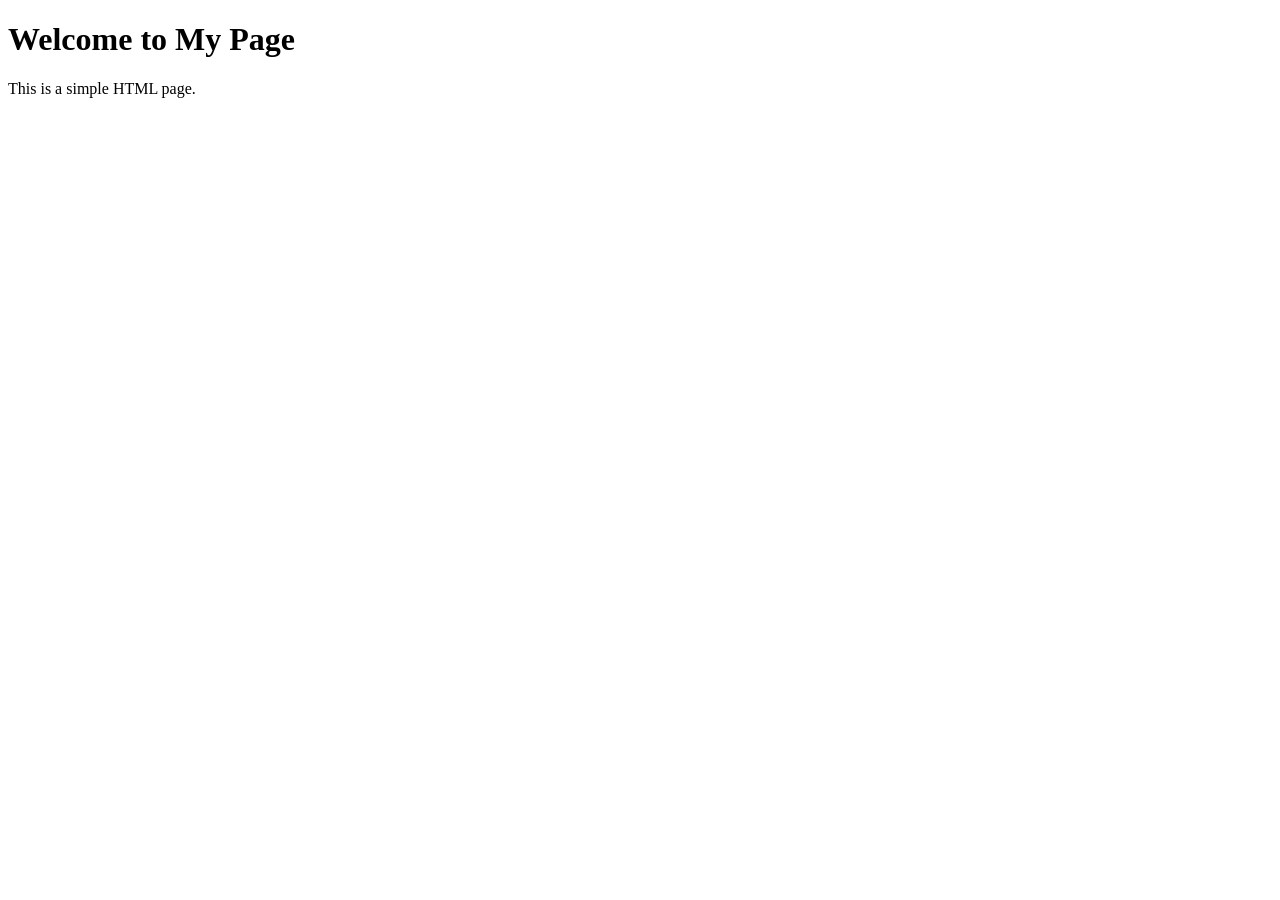
<file: tasks/create-frontend-c7a2e3/index.html>
<!DOCTYPE html>
<html lang="en">
<head>
    <meta charset="UTF-8">
    <meta name="viewport" content="width=device-width, initial-scale=1.0">
    <title>Simple HTML Page</title>
</head>
<body>
    <h1>Welcome to My Page</h1>
    <p>This is a simple HTML page.</p>
</body>
</html>
</file>
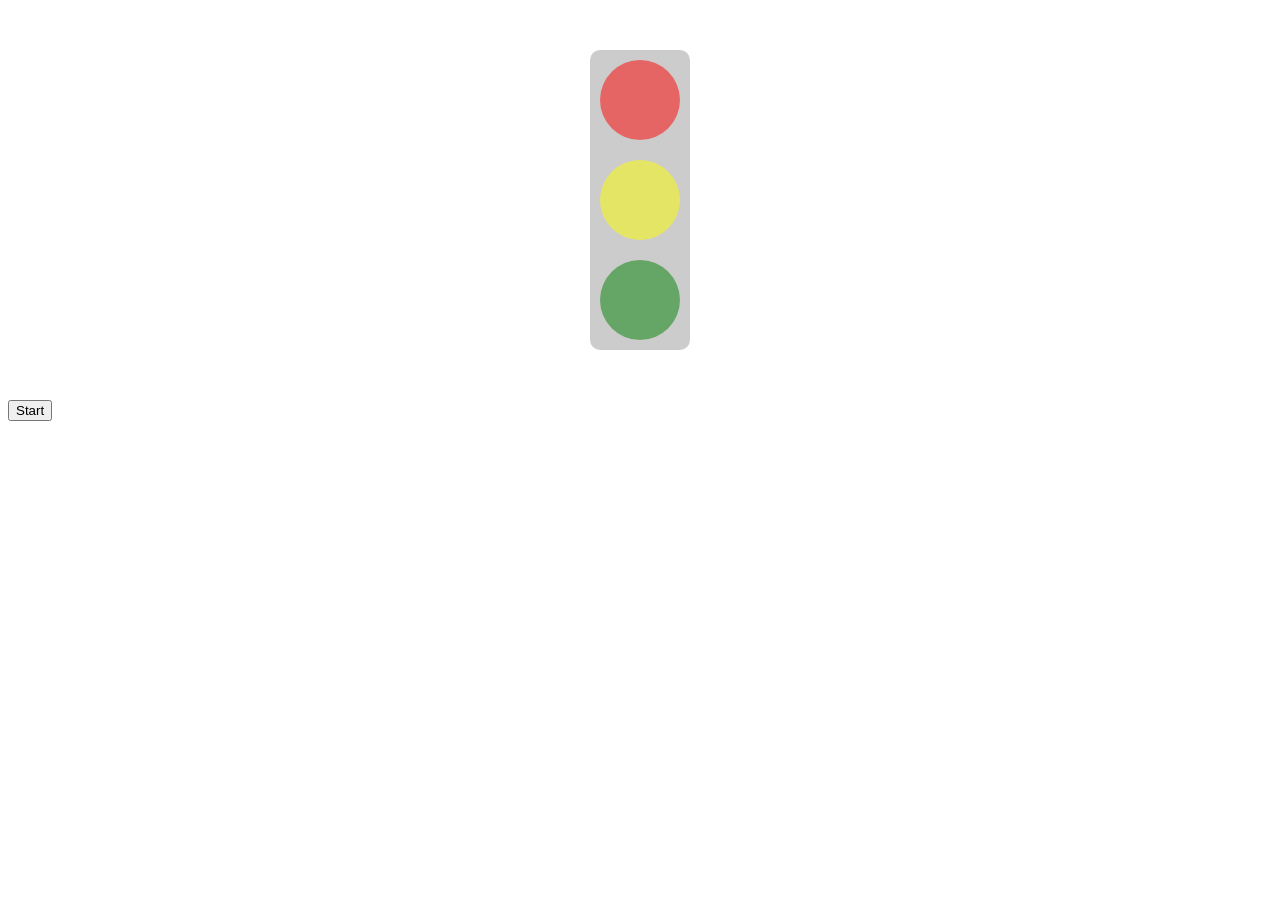
<file: tasks/ui-a2d8e6/index.html>
<!DOCTYPE html>
<html lang="en">
<head>
    <meta charset="UTF-8">
    <meta name="viewport" content="width=device-width, initial-scale=1.0">
    <title>Traffic Light</title>
    <link rel="stylesheet" href="style.css">
</head>
<body>
    <div class="traffic-light">
        <div class="light red" id="red-light"></div>
        <div class="light yellow" id="yellow-light"></div>
        <div class="light green" id="green-light"></div>
    </div>
    <button id="start-button">Start</button>

    <script src="script.js"></script>
</body>
</html>
</file>
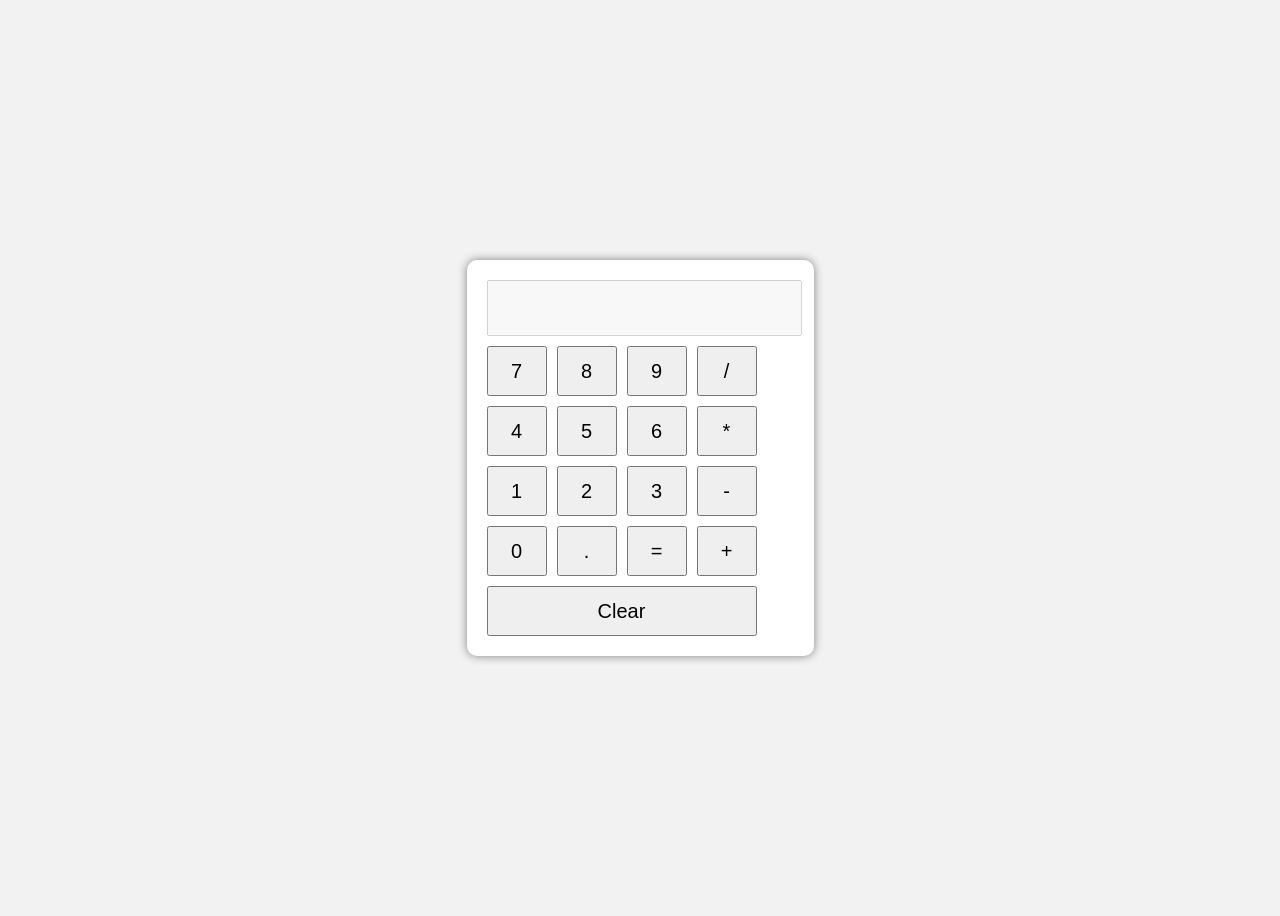
<file: projects/calculator-901557/frontend/display-a-error-message-901558/index.html>
<!DOCTYPE html>
<html>
<head>
    <title>Simple Calculator</title>
    <link rel="stylesheet" href="style.css">
</head>

<body>

<div class="calculator">

    <input type="text" id="display" disabled>

    <div class="buttons">
        <button onclick="addValue('7')">7</button>
        <button onclick="addValue('8')">8</button>
        <button onclick="addValue('9')">9</button>
        <button onclick="addValue('/')">/</button>

        <button onclick="addValue('4')">4</button>
        <button onclick="addValue('5')">5</button>
        <button onclick="addValue('6')">6</button>
        <button onclick="addValue('*')">*</button>

        <button onclick="addValue('1')">1</button>
        <button onclick="addValue('2')">2</button>
        <button onclick="addValue('3')">3</button>
        <button onclick="addValue('-')">-</button>

        <button onclick="addValue('0')">0</button>
        <button onclick="addValue('.')">.</button>
        <button onclick="calculate()">=</button>
        <button onclick="addValue('+')">+</button>

        <button onclick="clearDisplay()" class="clear">
            Clear
        </button>
    </div>

</div>

<script src="script.js"></script>

</body>
</html>
</file>
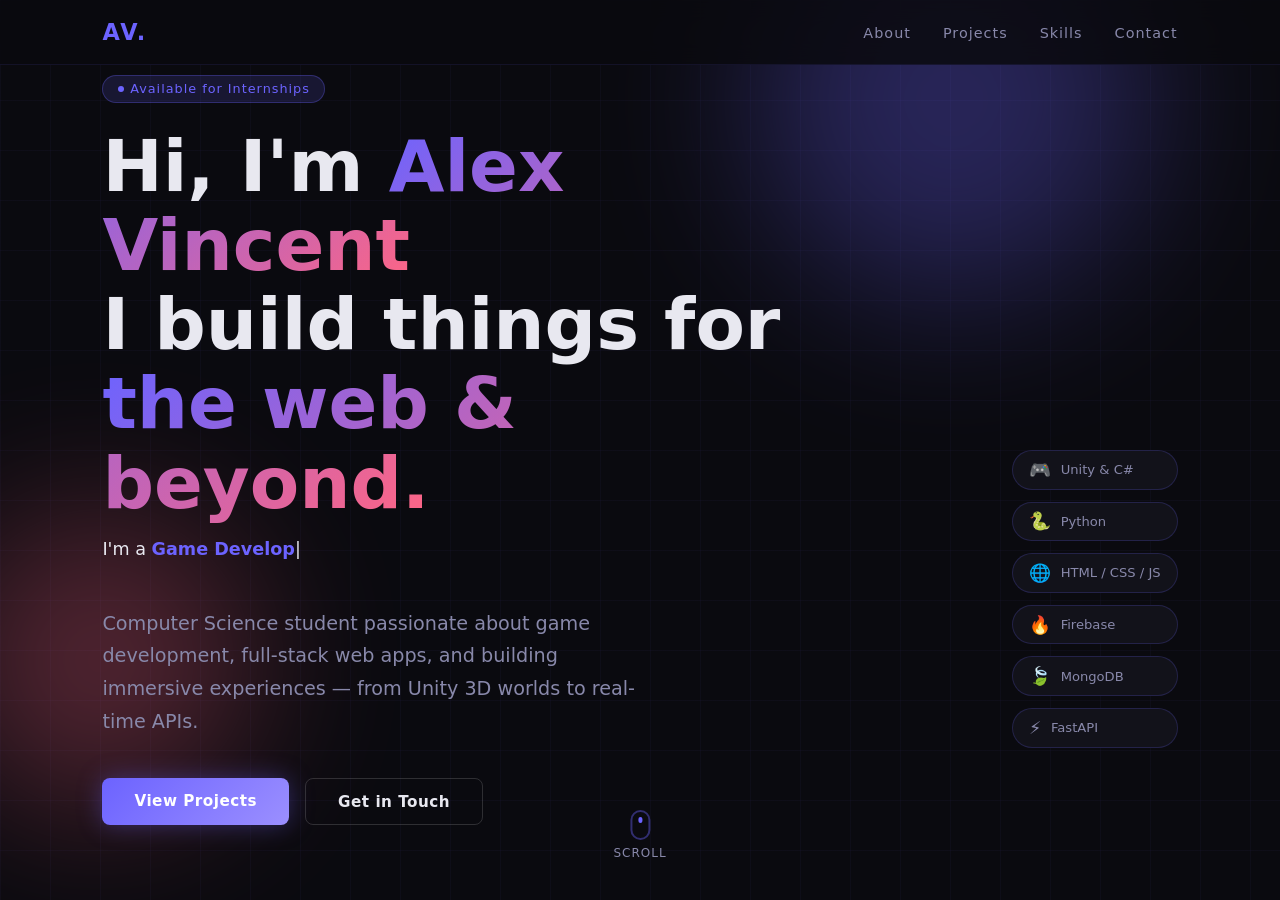
<file: projects/chatbot-5e0def/frontend/ui-5e0df0/index.html>
<!DOCTYPE html>
<html lang="en">
<head>
  <meta charset="UTF-8" />
  <meta name="viewport" content="width=device-width, initial-scale=1.0"/>
  <title>Alex Vincent | Portfolio</title>
  <style>
    *, *::before, *::after { margin: 0; padding: 0; box-sizing: border-box; }

    :root {
      --bg: #0a0a0f;
      --surface: #12121a;
      --accent: #6c63ff;
      --accent2: #ff6584;
      --text: #e8e8f0;
      --muted: #8888aa;
    }

    body {
      background: var(--bg);
      color: var(--text);
      font-family: 'Segoe UI', system-ui, sans-serif;
      min-height: 100vh;
      overflow-x: hidden;
    }

    /* --- NAV --- */
    nav {
      position: fixed;
      top: 0; left: 0; right: 0;
      display: flex;
      justify-content: space-between;
      align-items: center;
      padding: 1.2rem 8%;
      background: rgba(10, 10, 15, 0.85);
      backdrop-filter: blur(12px);
      border-bottom: 1px solid rgba(108, 99, 255, 0.1);
      z-index: 100;
    }

    .logo {
      font-size: 1.4rem;
      font-weight: 700;
      color: var(--accent);
      letter-spacing: 2px;
      text-decoration: none;
    }

    .nav-links {
      display: flex;
      gap: 2rem;
      list-style: none;
    }

    .nav-links a {
      color: var(--muted);
      text-decoration: none;
      font-size: 0.9rem;
      letter-spacing: 1px;
      transition: color 0.3s;
    }

    .nav-links a:hover { color: var(--accent); }

    /* --- HERO --- */
    .hero {
      min-height: 100vh;
      display: flex;
      align-items: center;
      padding: 0 8%;
      position: relative;
      overflow: hidden;
    }

    /* Animated background grid */
    .hero::before {
      content: '';
      position: absolute;
      inset: 0;
      background-image:
        linear-gradient(rgba(108,99,255,0.04) 1px, transparent 1px),
        linear-gradient(90deg, rgba(108,99,255,0.04) 1px, transparent 1px);
      background-size: 50px 50px;
      animation: gridMove 20s linear infinite;
    }

    @keyframes gridMove {
      0%   { transform: translateY(0); }
      100% { transform: translateY(50px); }
    }

    /* Glowing orbs */
    .orb {
      position: absolute;
      border-radius: 50%;
      filter: blur(80px);
      opacity: 0.3;
      animation: floatOrb 8s ease-in-out infinite;
    }

    .orb-1 {
      width: 400px; height: 400px;
      background: var(--accent);
      top: -100px; right: 10%;
      animation-delay: 0s;
    }

    .orb-2 {
      width: 300px; height: 300px;
      background: var(--accent2);
      bottom: 10%; left: -50px;
      animation-delay: -4s;
    }

    @keyframes floatOrb {
      0%, 100% { transform: translateY(0) scale(1); }
      50%       { transform: translateY(-30px) scale(1.05); }
    }

    /* Hero content */
    .hero-content {
      position: relative;
      z-index: 1;
      max-width: 700px;
    }

    .tag {
      display: inline-flex;
      align-items: center;
      gap: 0.4rem;
      background: rgba(108,99,255,0.15);
      border: 1px solid rgba(108,99,255,0.3);
      color: var(--accent);
      font-size: 0.8rem;
      padding: 0.35rem 0.9rem;
      border-radius: 50px;
      margin-bottom: 1.5rem;
      letter-spacing: 1px;
      animation: fadeUp 0.6s ease both;
    }

    .tag::before {
      content: '';
      width: 6px; height: 6px;
      background: var(--accent);
      border-radius: 50%;
      animation: pulse 1.5s ease-in-out infinite;
    }

    @keyframes pulse {
      0%, 100% { opacity: 1; transform: scale(1); }
      50%       { opacity: 0.4; transform: scale(1.5); }
    }

    h1 {
      font-size: clamp(2.5rem, 6vw, 4.5rem);
      font-weight: 800;
      line-height: 1.1;
      margin-bottom: 1rem;
      animation: fadeUp 0.6s 0.1s ease both;
    }

    h1 .highlight {
      background: linear-gradient(135deg, var(--accent), var(--accent2));
      -webkit-background-clip: text;
      -webkit-text-fill-color: transparent;
      background-clip: text;
    }

    .subtitle {
      font-size: clamp(1rem, 2vw, 1.2rem);
      color: var(--muted);
      line-height: 1.7;
      margin-bottom: 2.5rem;
      max-width: 540px;
      animation: fadeUp 0.6s 0.2s ease both;
    }

    /* Typed text */
    .typed-wrap {
      font-size: 1.1rem;
      color: var(--text);
      margin-bottom: 2.5rem;
      min-height: 1.8rem;
      animation: fadeUp 0.6s 0.25s ease both;
    }

    .typed-text { color: var(--accent); font-weight: 600; }
    .cursor { animation: blink 0.7s step-end infinite; }
    @keyframes blink { 0%,100% { opacity: 1; } 50% { opacity: 0; } }

    /* Buttons */
    .hero-actions {
      display: flex;
      gap: 1rem;
      flex-wrap: wrap;
      animation: fadeUp 0.6s 0.3s ease both;
    }

    .btn {
      padding: 0.85rem 2rem;
      border-radius: 8px;
      font-size: 0.95rem;
      font-weight: 600;
      cursor: pointer;
      text-decoration: none;
      transition: transform 0.2s, box-shadow 0.2s;
      letter-spacing: 0.5px;
    }

    .btn:hover { transform: translateY(-3px); }

    .btn-primary {
      background: linear-gradient(135deg, var(--accent), #9b8fff);
      color: white;
      border: none;
      box-shadow: 0 0 25px rgba(108,99,255,0.35);
    }

    .btn-primary:hover { box-shadow: 0 0 40px rgba(108,99,255,0.55); }

    .btn-outline {
      background: transparent;
      color: var(--text);
      border: 1.5px solid rgba(255,255,255,0.15);
    }

    .btn-outline:hover { border-color: var(--accent); color: var(--accent); }

    /* Tech stack pills */
    .tech-stack {
      position: absolute;
      right: 8%;
      top: 50%;
      transform: translateY(-50%);
      display: flex;
      flex-direction: column;
      gap: 0.75rem;
      z-index: 1;
      animation: fadeUp 0.6s 0.4s ease both;
    }

    .tech-pill {
      display: flex;
      align-items: center;
      gap: 0.6rem;
      background: var(--surface);
      border: 1px solid rgba(108,99,255,0.2);
      padding: 0.55rem 1rem;
      border-radius: 50px;
      font-size: 0.82rem;
      color: var(--muted);
      transition: border-color 0.3s, color 0.3s, transform 0.3s;
      cursor: default;
    }

    .tech-pill:hover {
      border-color: var(--accent);
      color: var(--text);
      transform: translateX(-6px);
    }

    .tech-icon { font-size: 1.1rem; }

    /* Scroll indicator */
    .scroll-hint {
      position: absolute;
      bottom: 2.5rem;
      left: 50%;
      transform: translateX(-50%);
      display: flex;
      flex-direction: column;
      align-items: center;
      gap: 0.4rem;
      color: var(--muted);
      font-size: 0.75rem;
      letter-spacing: 1px;
      z-index: 1;
    }

    .scroll-arrow {
      width: 20px; height: 30px;
      border: 2px solid rgba(108,99,255,0.4);
      border-radius: 10px;
      position: relative;
    }

    .scroll-arrow::after {
      content: '';
      width: 4px; height: 6px;
      background: var(--accent);
      border-radius: 2px;
      position: absolute;
      top: 5px; left: 50%;
      transform: translateX(-50%);
      animation: scrollDown 1.5s ease-in-out infinite;
    }

    @keyframes scrollDown {
      0%   { top: 5px; opacity: 1; }
      100% { top: 16px; opacity: 0; }
    }

    @keyframes fadeUp {
      from { opacity: 0; transform: translateY(20px); }
      to   { opacity: 1; transform: translateY(0); }
    }

    /* Responsive */
    @media (max-width: 900px) {
      .tech-stack { display: none; }
      nav { padding: 1rem 5%; }
      .hero { padding: 0 5%; }
    }
  </style>
</head>
<body>

  <!-- NAV -->
  <nav>
    <a href="#" class="logo">AV.</a>
    <ul class="nav-links">
      <li><a href="#about">About</a></li>
      <li><a href="#projects">Projects</a></li>
      <li><a href="#skills">Skills</a></li>
      <li><a href="#contact">Contact</a></li>
    </ul>
  </nav>

  <!-- HERO -->
  <section class="hero">

    <!-- Background orbs -->
    <div class="orb orb-1"></div>
    <div class="orb orb-2"></div>

    <!-- Main content -->
    <div class="hero-content">
      <div class="tag">Available for Internships</div>

      <h1>
        Hi, I'm <span class="highlight">Alex Vincent</span><br/>
        I build things for<br/>
        <span class="highlight">the web & beyond.</span>
      </h1>

      <div class="typed-wrap">
        I'm a <span class="typed-text" id="typed"></span><span class="cursor">|</span>
      </div>

      <p class="subtitle">
        Computer Science student passionate about game development,
        full-stack web apps, and building immersive experiences —
        from Unity 3D worlds to real-time APIs.
      </p>

      <div class="hero-actions">
        <a href="#projects" class="btn btn-primary">View Projects</a>
        <a href="#contact" class="btn btn-outline">Get in Touch</a>
      </div>
    </div>

    <!-- Tech stack pills -->
    <div class="tech-stack">
      <div class="tech-pill"><span class="tech-icon">🎮</span> Unity & C#</div>
      <div class="tech-pill"><span class="tech-icon">🐍</span> Python</div>
      <div class="tech-pill"><span class="tech-icon">🌐</span> HTML / CSS / JS</div>
      <div class="tech-pill"><span class="tech-icon">🔥</span> Firebase</div>
      <div class="tech-pill"><span class="tech-icon">🍃</span> MongoDB</div>
      <div class="tech-pill"><span class="tech-icon">⚡</span> FastAPI</div>
    </div>

    <!-- Scroll hint -->
    <div class="scroll-hint">
      <div class="scroll-arrow"></div>
      SCROLL
    </div>

  </section>

  <script>
    // Typing animation
    const roles = [
      "Game Developer 🎮",
      "Full-Stack Developer 🌐",
      "Unity Enthusiast 🕹️",
      "Problem Solver 🧠",
      "CS Student 📚"
    ];

    let roleIdx = 0, charIdx = 0, deleting = false;
    const typedEl = document.getElementById('typed');

    function type() {
      const current = roles[roleIdx];
      if (!deleting) {
        typedEl.textContent = current.slice(0, ++charIdx);
        if (charIdx === current.length) {
          deleting = true;
          setTimeout(type, 1800);
          return;
        }
      } else {
        typedEl.textContent = current.slice(0, --charIdx);
        if (charIdx === 0) {
          deleting = false;
          roleIdx = (roleIdx + 1) % roles.length;
        }
      }
      setTimeout(type, deleting ? 50 : 80);
    }

    type();
  </script>

</body>
</html>
</file>
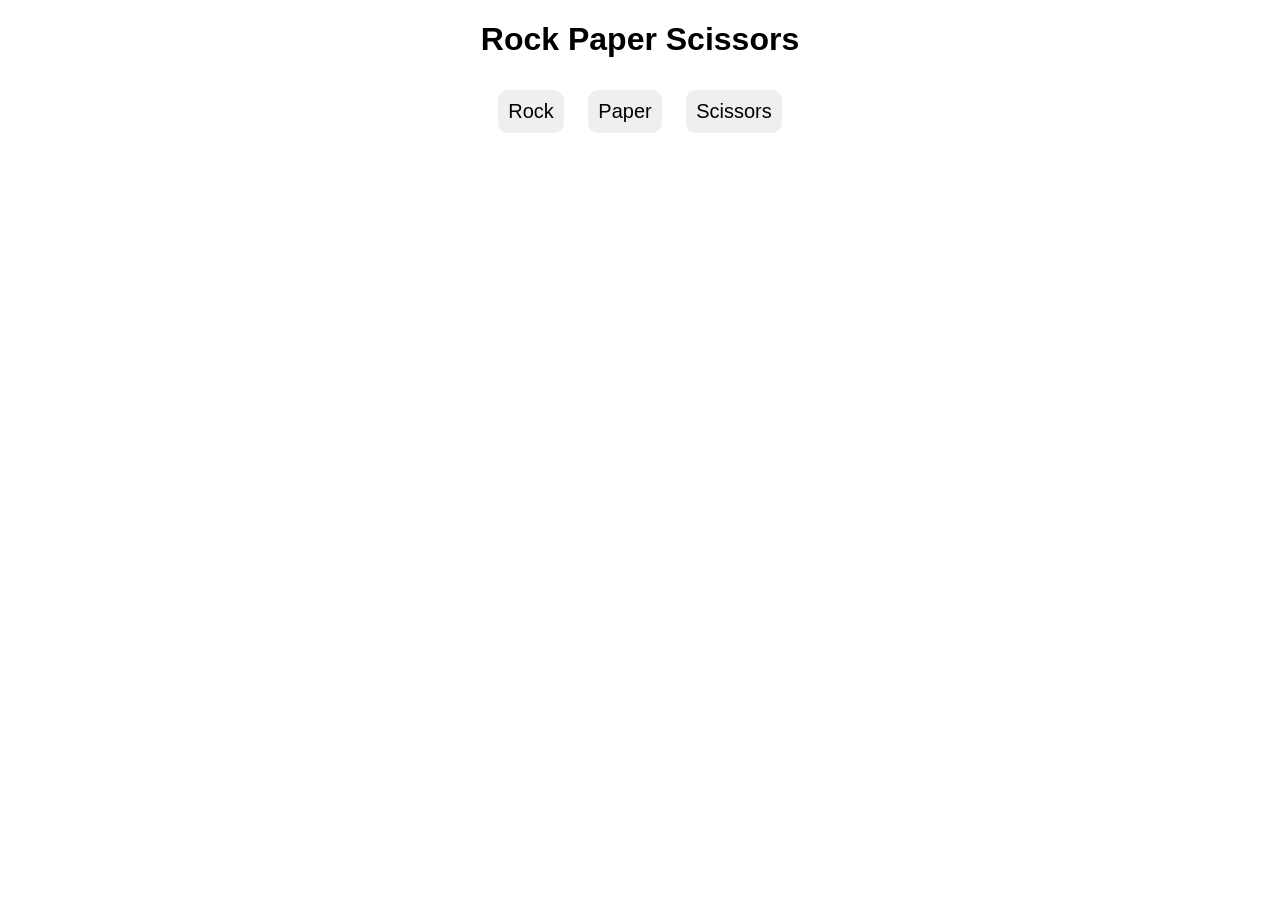
<file: projects/simple-project-36bf92/frontend/ui-36bf93/index.html>
<!-- index.html -->
<!DOCTYPE html>
<html lang="en">
<head>
    <meta charset="UTF-8">
    <meta name="viewport" content="width=device-width, initial-scale=1.0">
    <title>Rock Paper Scissors</title>
    <link rel="stylesheet" href="style.css">
</head>
<body>
    <h1>Rock Paper Scissors</h1>
    <button id="rock">Rock</button>
    <button id="paper">Paper</button>
    <button id="scissors">Scissors</button>
    <p id="result"></p>
    <script src="script.js"></script>
</body>
</html>
</file>
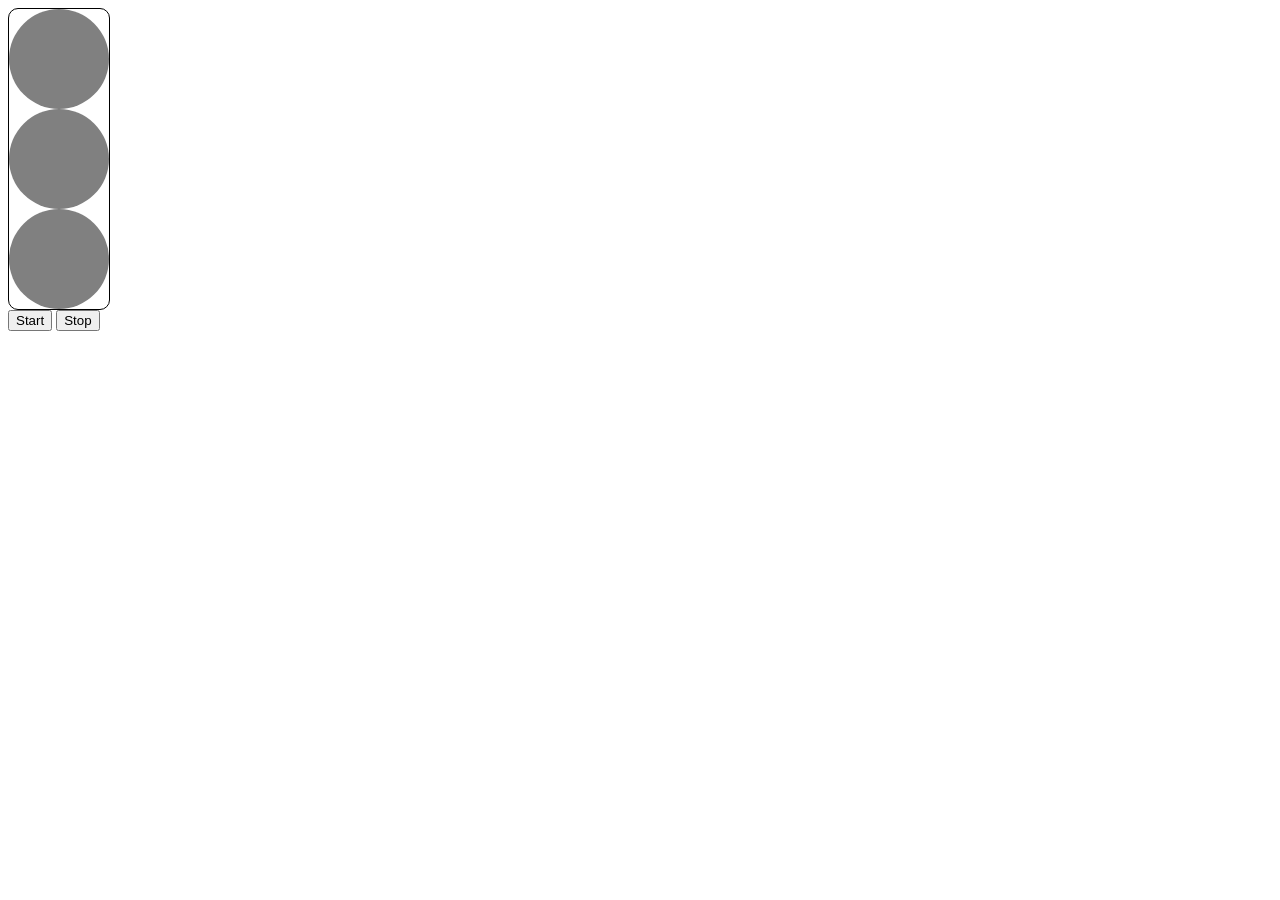
<file: projects/web-app-for-traffic-bd02dc/frontend/web-app-for-traffic-bd02dd/index.html>
<!DOCTYPE html>
<html lang="en">
<head>
    <meta charset="UTF-8">
    <meta name="viewport" content="width=device-width, initial-scale=1.0">
    <title>Traffic Light</title>
    <link rel="stylesheet" href="style.css">
</head>
<body>
    <div class="traffic-light">
        <div class="light red" id="red-light"></div>
        <div class="light yellow" id="yellow-light"></div>
        <div class="light green" id="green-light"></div>
    </div>
    <button id="start-button">Start</button>
    <button id="stop-button">Stop</button>

    <script src="script.js"></script>
</body>
</html>
</file>
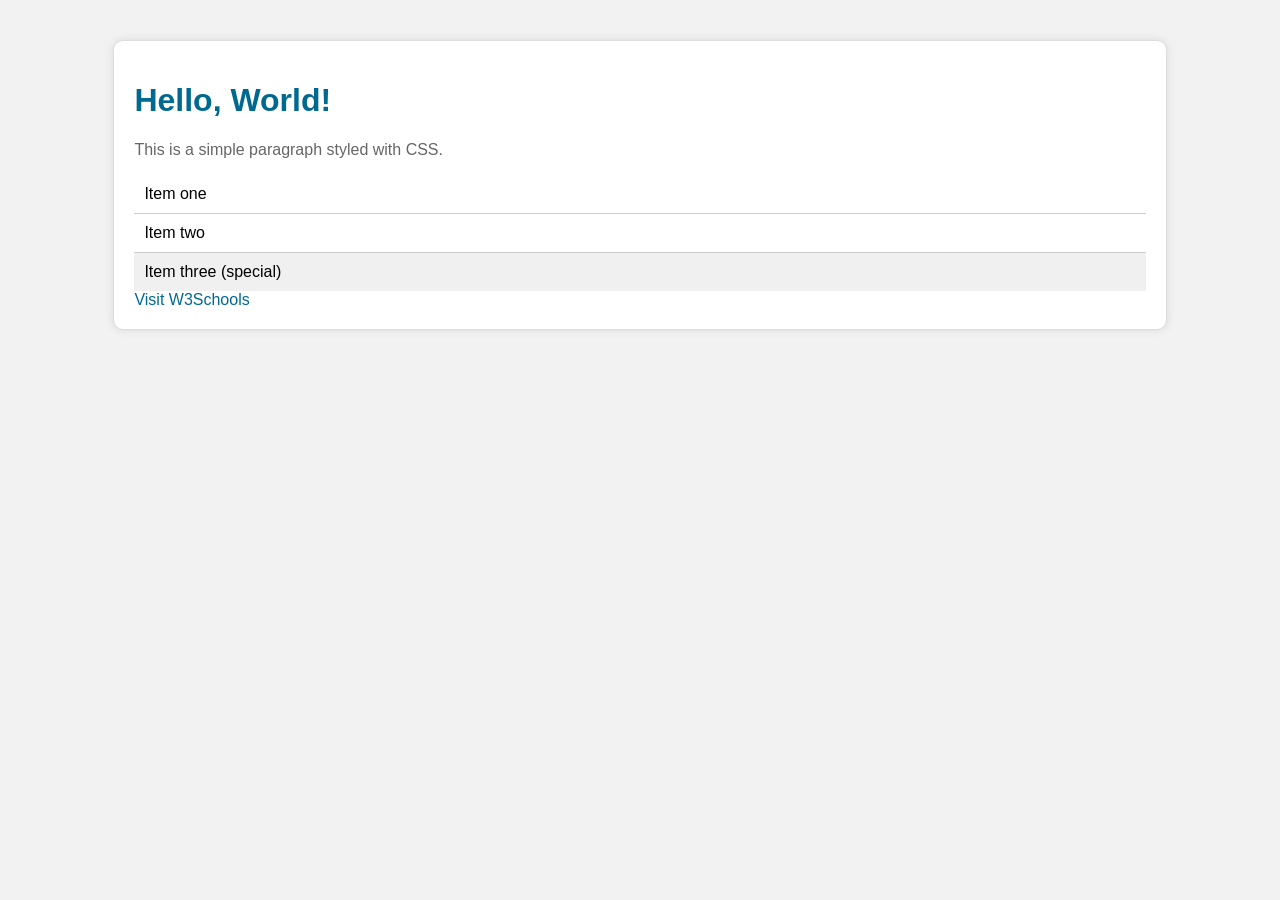
<file: tasks/ui-a88d43/code.html>
<!DOCTYPE html>
<html lang="en">
<head>
    <meta charset="UTF-8">
    <meta name="viewport" content="width=device-width, initial-scale=1.0">
    <title>Simple HTML with CSS</title>
    <style>
        /* CSS styles */
        body {
            font-family: Arial, sans-serif;
            background-color: #f2f2f2;
        }
        
        .container {
            width: 80%;
            margin: 40px auto;
            background-color: #fff;
            padding: 20px;
            border: 1px solid #ddd;
            border-radius: 10px;
            box-shadow: 0 0 10px rgba(0,0,0,0.1);
        }
        
        .container h1 {
            color: #00698f;
        }
        
        .container p {
            color: #666;
        }
        
        .container ul {
            list-style: none;
            padding: 0;
            margin: 0;
        }
        
        .container li {
            padding: 10px;
            border-bottom: 1px solid #ccc;
        }
        
        .container li:last-child {
            border-bottom: none;
        }
        
        .special {
            background-color: #f0f0f0;
        }
        
        .container a {
            text-decoration: none;
            color: #00698f;
        }
        
        .container a:hover {
            color: #003d5c;
        }
    </style>
</head>
<body>
    <div class="container">
        <h1>Hello, World!</h1>
        <p>This is a simple paragraph styled with CSS.</p>
        <ul>
            <li>Item one</li>
            <li>Item two</li>
            <li class="special">Item three (special)</li>
        </ul>
        <a href="https://www.w3schools.com" target="_blank">Visit W3Schools</a>
    </div>
</body>
</html>
</file>
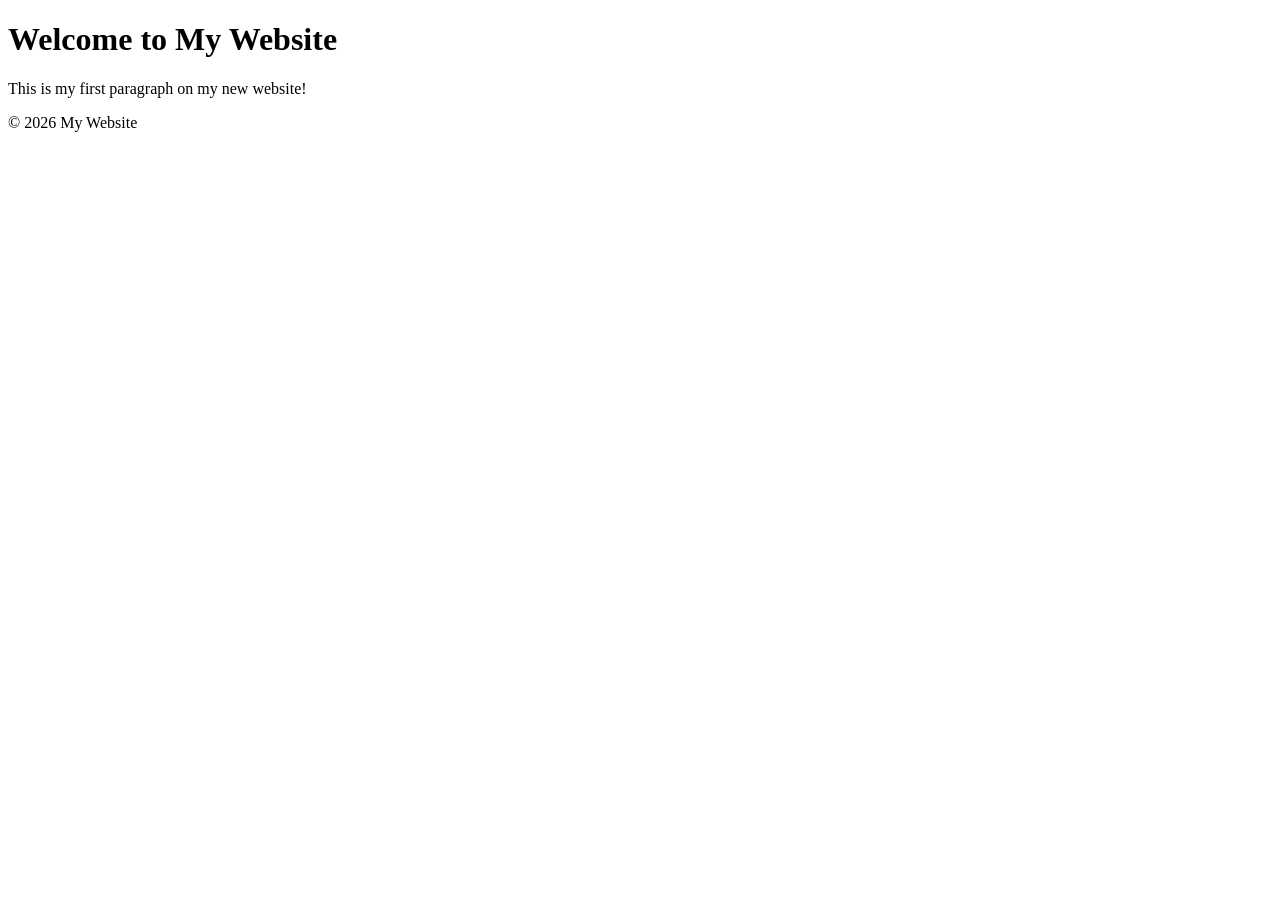
<file: projects/portfolio-4b84d9/frontend/create-frontend-c7a2e3.html>
<!DOCTYPE html>
<html lang="en">
<head>
    <meta charset="UTF-8">
    <meta name="viewport" content="width=device-width, initial-scale=1.0">
    <title>My First Web Page</title>
</head>
<body>

    <header>
        <h1>Welcome to My Website</h1>
    </header>

    <main>
        <p>This is my first paragraph on my new website!</p>
    </main>

    <footer>
        <p>&copy; 2026 My Website</p>
    </footer>

</body>
</html>
</file>
<file: tasks/ui-a2d8e6/style.css>
.traffic-light {
    width: 100px;
    height: 300px;
    background-color: #ccc;
    border-radius: 10px;
    display: flex;
    flex-direction: column;
    align-items: center;
    justify-content: space-around;
    margin: 50px auto;
}

.light {
    width: 80px;
    height: 80px;
    border-radius: 50%;
    opacity: 0.5;
}

.red {
    background-color: red;
}

.yellow {
    background-color: yellow;
}

.green {
    background-color: green;
}

.active {
    opacity: 1;
}
</file>
<file: projects/calculator-901557/frontend/display-a-error-message-901558/style.css>
body {
    font-family: Arial;
    display: flex;
    justify-content: center;
    align-items: center;
    height: 100vh;
    background: #f2f2f2;
}

.calculator {
    background: white;
    padding: 20px;
    border-radius: 10px;
    box-shadow: 0 0 10px gray;
}

#display {
    width: 100%;
    height: 50px;
    font-size: 24px;
    margin-bottom: 10px;
    text-align: right;
}

.buttons {
    display: grid;
    grid-template-columns: repeat(4, 60px);
    gap: 10px;
}

button {
    height: 50px;
    font-size: 20px;
    cursor: pointer;
}

.clear {
    grid-column: span 4;
}
</file>
<file: projects/simple-project-36bf92/frontend/ui-36bf93/style.css>
/* style.css */
body {
    font-family: Arial, sans-serif;
    text-align: center;
}

button {
    margin: 10px;
    padding: 10px;
    font-size: 20px;
    border: none;
    border-radius: 10px;
    cursor: pointer;
}

button:hover {
    background-color: #ccc;
}
</file>
<file: projects/web-app-for-traffic-bd02dc/frontend/web-app-for-traffic-bd02dd/style.css>
.traffic-light {
    display: flex;
    flex-direction: column;
    align-items: center;
    justify-content: space-around;
    height: 300px;
    width: 100px;
    border: 1px solid black;
    border-radius: 10px;
}

.light {
    height: 100px;
    width: 100px;
    border-radius: 50%;
}

.red {
    background-color: grey;
}

.yellow {
    background-color: grey;
}

.green {
    background-color: grey;
}

.red.active {
    background-color: red;
}

.yellow.active {
    background-color: yellow;
}

.green.active {
    background-color: green;
}
</file>
